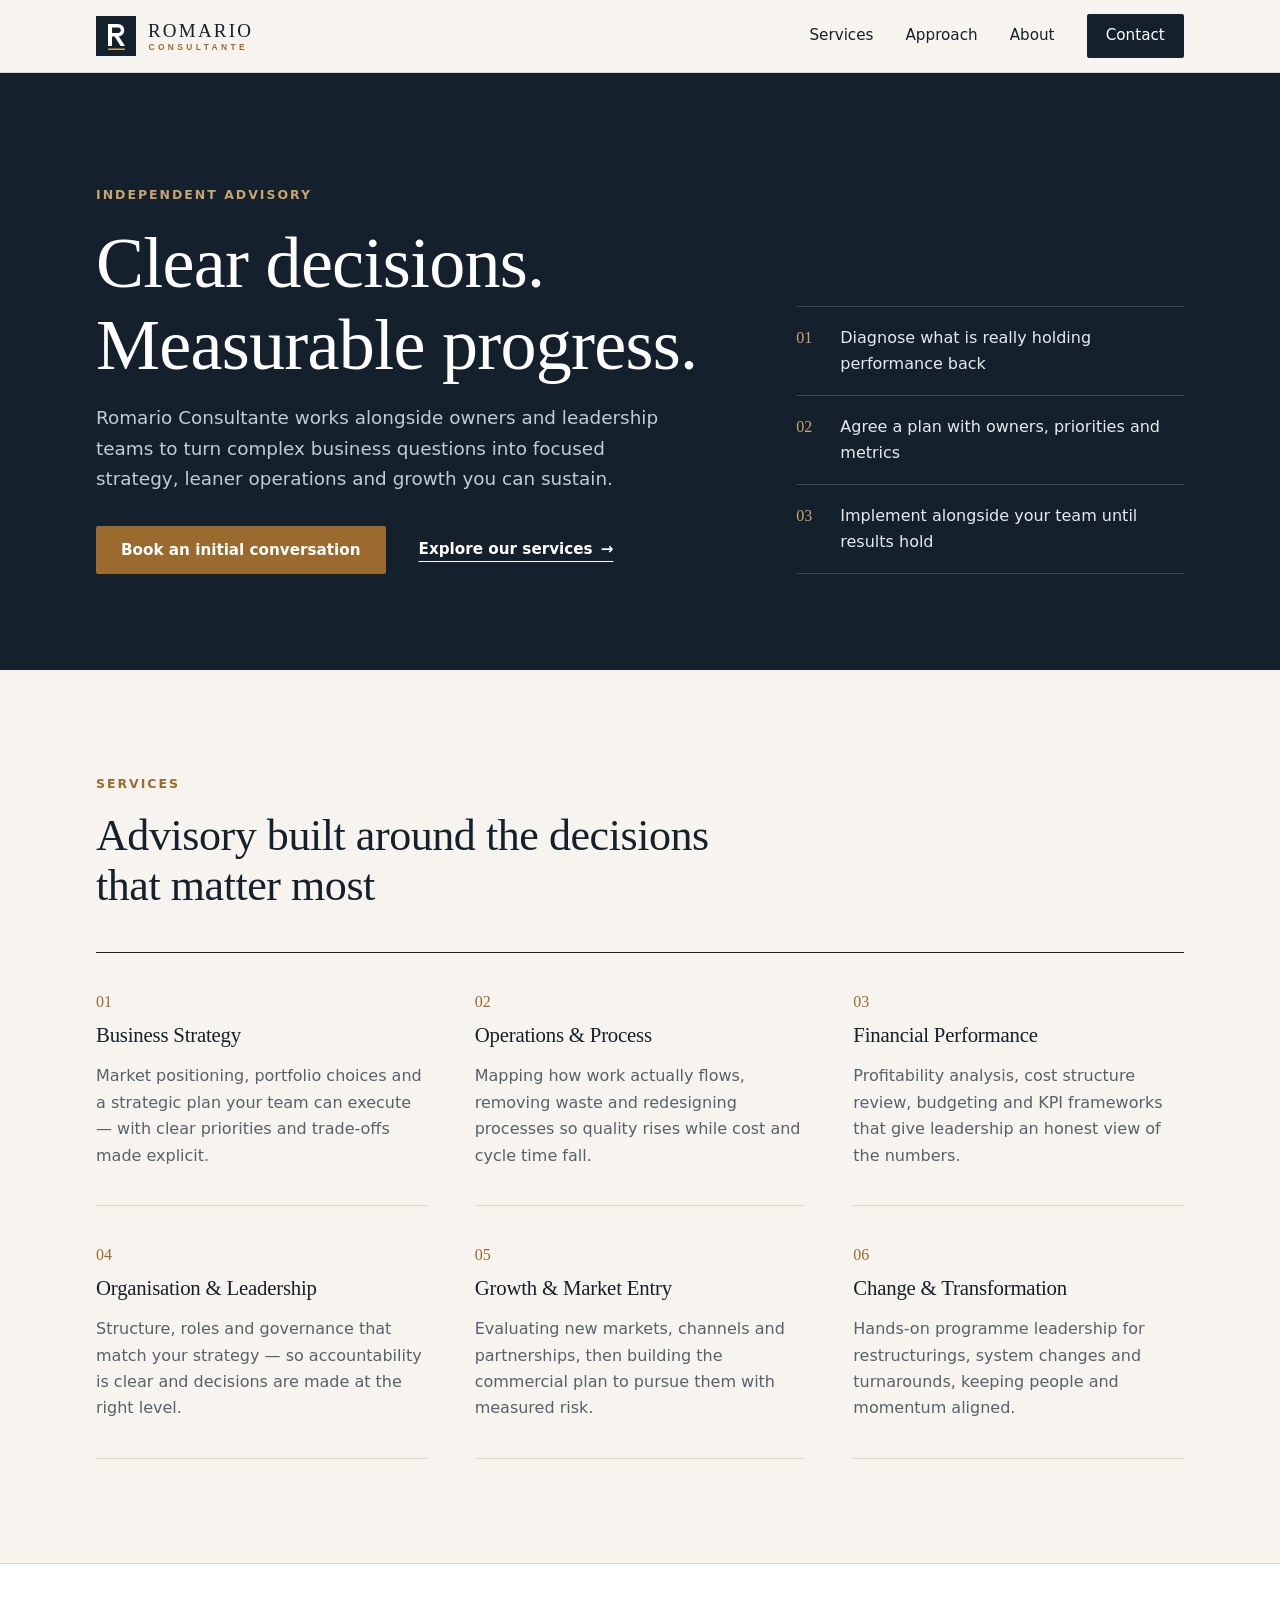
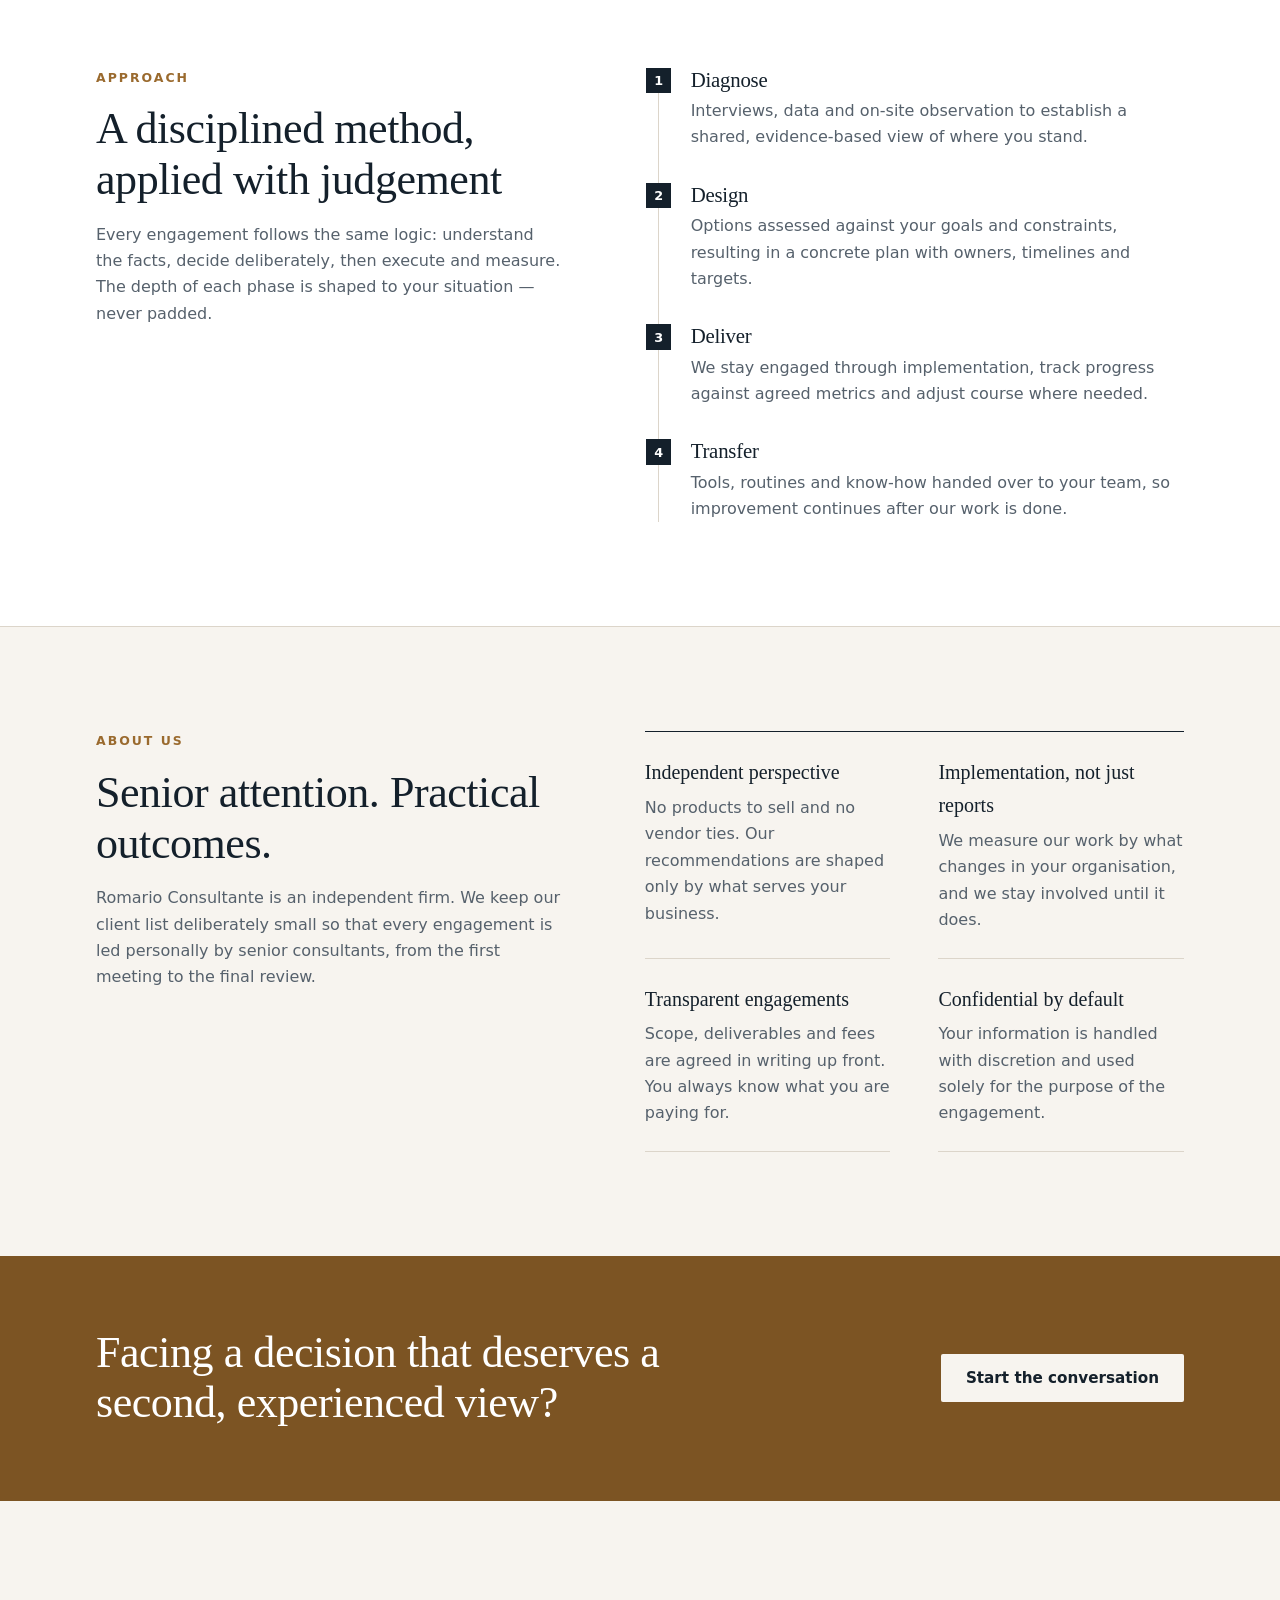
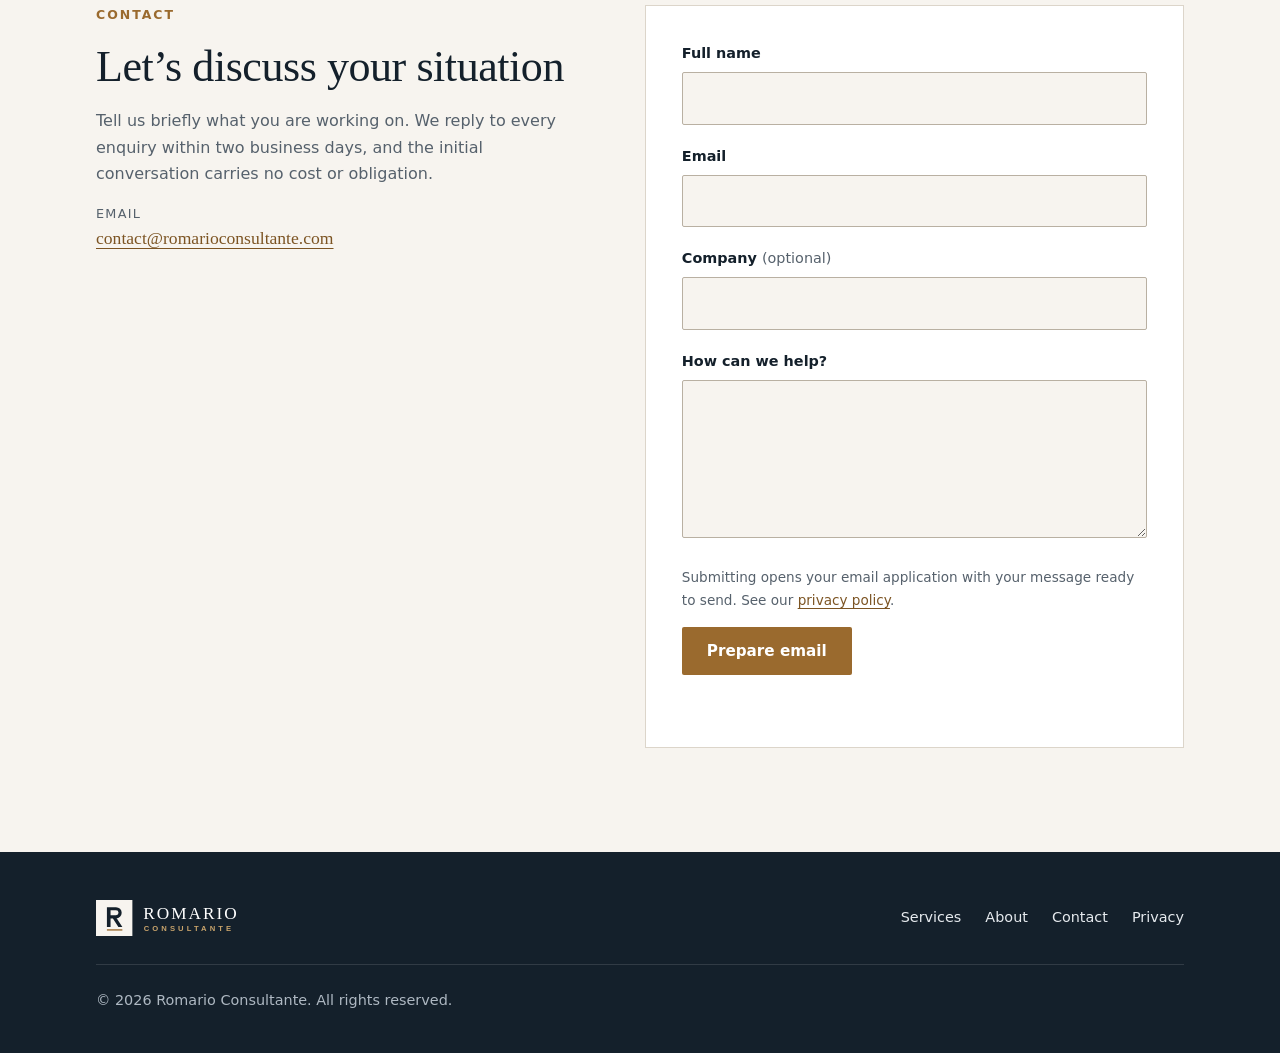
<file: index.html>
<!doctype html>
<html lang="en">
<head>
<meta charset="utf-8">
<meta name="viewport" content="width=device-width, initial-scale=1">
<script>document.documentElement.className="js"</script>
<title>Romario Consultante — Strategy, Operations &amp; Growth Advisory</title>
<meta name="description" content="Romario Consultante is an independent consulting firm helping leadership teams sharpen strategy, streamline operations and build organisations that grow with discipline.">
<link rel="canonical" href="https://romarioconsultante.com/">
<meta name="theme-color" content="#14202b">
<meta property="og:type" content="website">
<meta property="og:site_name" content="Romario Consultante">
<meta property="og:title" content="Romario Consultante — Strategy, Operations &amp; Growth Advisory">
<meta property="og:description" content="Independent advisory for leadership teams: clear strategy, efficient operations and disciplined growth.">
<meta property="og:url" content="https://romarioconsultante.com/">
<meta property="og:image" content="https://romarioconsultante.com/og-image.png">
<meta property="og:image:width" content="1200">
<meta property="og:image:height" content="630">
<meta property="og:locale" content="en_US">
<meta name="twitter:card" content="summary_large_image">
<meta name="twitter:title" content="Romario Consultante — Strategy, Operations &amp; Growth Advisory">
<meta name="twitter:description" content="Independent advisory for leadership teams: clear strategy, efficient operations and disciplined growth.">
<meta name="twitter:image" content="https://romarioconsultante.com/og-image.png">
<link rel="icon" href="favicon.svg" type="image/svg+xml">
<link rel="icon" href="favicon.png" type="image/png" sizes="32x32">
<link rel="apple-touch-icon" href="apple-touch-icon.png">
<link rel="stylesheet" href="styles.css">
<script type="application/ld+json">
{"@context":"https://schema.org","@type":"ProfessionalService","name":"Romario Consultante","url":"https://romarioconsultante.com/","logo":"https://romarioconsultante.com/logo.svg","email":"contact@romarioconsultante.com","description":"Independent consulting firm for strategy, operations and growth."}
</script>
</head>
<body>
<a class="skip" href="#main">Skip to content</a>

<header class="site-header">
  <div class="wrap header-inner">
    <a class="brand" href="./" aria-label="Romario Consultante — home">
      <img src="logo.svg" alt="Romario Consultante" width="220" height="40">
    </a>
    <button class="menu-toggle" type="button" aria-expanded="false" aria-controls="site-nav">
      <span class="menu-toggle-bars" aria-hidden="true"></span>
      <span class="menu-toggle-label">Menu</span>
    </button>
    <nav id="site-nav" class="site-nav" aria-label="Primary">
      <ul>
        <li><a href="#services">Services</a></li>
        <li><a href="#approach">Approach</a></li>
        <li><a href="#about">About</a></li>
        <li><a class="nav-cta" href="#contact">Contact</a></li>
      </ul>
    </nav>
  </div>
</header>

<main id="main">
  <section class="hero" aria-labelledby="hero-title">
    <div class="wrap hero-grid">
      <div class="hero-copy">
        <p class="eyebrow">Independent advisory</p>
        <h1 id="hero-title">Clear decisions.<br>Measurable progress.</h1>
        <p class="lede">Romario Consultante works alongside owners and leadership teams to turn complex business questions into focused strategy, leaner operations and growth you can sustain.</p>
        <div class="hero-actions">
          <a class="btn btn-primary" href="#contact">Book an initial conversation</a>
          <a class="btn btn-link" href="#services">Explore our services <span aria-hidden="true">→</span></a>
        </div>
      </div>
      <aside class="hero-aside" aria-label="How we engage">
        <ol class="hero-steps">
          <li><span>01</span>Diagnose what is really holding performance back</li>
          <li><span>02</span>Agree a plan with owners, priorities and metrics</li>
          <li><span>03</span>Implement alongside your team until results hold</li>
        </ol>
      </aside>
    </div>
  </section>

  <section id="services" class="section" aria-labelledby="services-title">
    <div class="wrap">
      <header class="section-head">
        <p class="eyebrow">Services</p>
        <h2 id="services-title">Advisory built around the decisions that matter most</h2>
      </header>
      <ul class="services">
        <li class="service">
          <span class="service-num">01</span>
          <h3>Business Strategy</h3>
          <p>Market positioning, portfolio choices and a strategic plan your team can execute — with clear priorities and trade-offs made explicit.</p>
        </li>
        <li class="service">
          <span class="service-num">02</span>
          <h3>Operations &amp; Process</h3>
          <p>Mapping how work actually flows, removing waste and redesigning processes so quality rises while cost and cycle time fall.</p>
        </li>
        <li class="service">
          <span class="service-num">03</span>
          <h3>Financial Performance</h3>
          <p>Profitability analysis, cost structure review, budgeting and KPI frameworks that give leadership an honest view of the numbers.</p>
        </li>
        <li class="service">
          <span class="service-num">04</span>
          <h3>Organisation &amp; Leadership</h3>
          <p>Structure, roles and governance that match your strategy — so accountability is clear and decisions are made at the right level.</p>
        </li>
        <li class="service">
          <span class="service-num">05</span>
          <h3>Growth &amp; Market Entry</h3>
          <p>Evaluating new markets, channels and partnerships, then building the commercial plan to pursue them with measured risk.</p>
        </li>
        <li class="service">
          <span class="service-num">06</span>
          <h3>Change &amp; Transformation</h3>
          <p>Hands-on programme leadership for restructurings, system changes and turnarounds, keeping people and momentum aligned.</p>
        </li>
      </ul>
    </div>
  </section>

  <section id="approach" class="section section-alt" aria-labelledby="approach-title">
    <div class="wrap split">
      <header class="section-head">
        <p class="eyebrow">Approach</p>
        <h2 id="approach-title">A disciplined method, applied with judgement</h2>
        <p>Every engagement follows the same logic: understand the facts, decide deliberately, then execute and measure. The depth of each phase is shaped to your situation — never padded.</p>
      </header>
      <ol class="phases">
        <li>
          <h3>Diagnose</h3>
          <p>Interviews, data and on-site observation to establish a shared, evidence-based view of where you stand.</p>
        </li>
        <li>
          <h3>Design</h3>
          <p>Options assessed against your goals and constraints, resulting in a concrete plan with owners, timelines and targets.</p>
        </li>
        <li>
          <h3>Deliver</h3>
          <p>We stay engaged through implementation, track progress against agreed metrics and adjust course where needed.</p>
        </li>
        <li>
          <h3>Transfer</h3>
          <p>Tools, routines and know-how handed over to your team, so improvement continues after our work is done.</p>
        </li>
      </ol>
    </div>
  </section>

  <section id="about" class="section" aria-labelledby="about-title">
    <div class="wrap split">
      <header class="section-head">
        <p class="eyebrow">About us</p>
        <h2 id="about-title">Senior attention. Practical outcomes.</h2>
        <p>Romario Consultante is an independent firm. We keep our client list deliberately small so that every engagement is led personally by senior consultants, from the first meeting to the final review.</p>
      </header>
      <dl class="reasons">
        <div>
          <dt>Independent perspective</dt>
          <dd>No products to sell and no vendor ties. Our recommendations are shaped only by what serves your business.</dd>
        </div>
        <div>
          <dt>Implementation, not just reports</dt>
          <dd>We measure our work by what changes in your organisation, and we stay involved until it does.</dd>
        </div>
        <div>
          <dt>Transparent engagements</dt>
          <dd>Scope, deliverables and fees are agreed in writing up front. You always know what you are paying for.</dd>
        </div>
        <div>
          <dt>Confidential by default</dt>
          <dd>Your information is handled with discretion and used solely for the purpose of the engagement.</dd>
        </div>
      </dl>
    </div>
  </section>

  <section class="cta" aria-labelledby="cta-title">
    <div class="wrap cta-inner">
      <h2 id="cta-title">Facing a decision that deserves a second, experienced view?</h2>
      <a class="btn btn-light" href="#contact">Start the conversation</a>
    </div>
  </section>

  <section id="contact" class="section" aria-labelledby="contact-title">
    <div class="wrap split">
      <header class="section-head">
        <p class="eyebrow">Contact</p>
        <h2 id="contact-title">Let’s discuss your situation</h2>
        <p>Tell us briefly what you are working on. We reply to every enquiry within two business days, and the initial conversation carries no cost or obligation.</p>
        <p class="contact-direct">Email<br><a href="mailto:contact@romarioconsultante.com">contact@romarioconsultante.com</a></p>
      </header>
      <form class="contact-form" action="mailto:contact@romarioconsultante.com" method="post" enctype="text/plain" novalidate>
        <div class="field">
          <label for="name">Full name</label>
          <input id="name" name="name" type="text" autocomplete="name" required>
        </div>
        <div class="field">
          <label for="email">Email</label>
          <input id="email" name="email" type="email" autocomplete="email" required>
        </div>
        <div class="field">
          <label for="company">Company <span class="optional">(optional)</span></label>
          <input id="company" name="company" type="text" autocomplete="organization">
        </div>
        <div class="field">
          <label for="message">How can we help?</label>
          <textarea id="message" name="message" rows="5" required></textarea>
        </div>
        <p class="form-note">Submitting opens your email application with your message ready to send. See our <a href="privacy.html">privacy policy</a>.</p>
        <button class="btn btn-primary" type="submit">Prepare email</button>
        <p class="form-status" role="status" aria-live="polite"></p>
      </form>
    </div>
  </section>
</main>

<footer class="site-footer">
  <div class="wrap footer-inner">
    <img src="logo-light.svg" alt="Romario Consultante" width="200" height="36">
    <nav aria-label="Footer">
      <ul>
        <li><a href="#services">Services</a></li>
        <li><a href="#about">About</a></li>
        <li><a href="#contact">Contact</a></li>
        <li><a href="privacy.html">Privacy</a></li>
      </ul>
    </nav>
    <p class="copyright">© <span data-year>2026</span> Romario Consultante. All rights reserved.</p>
  </div>
</footer>

<script src="main.js" defer></script>
</body>
</html>
</file>
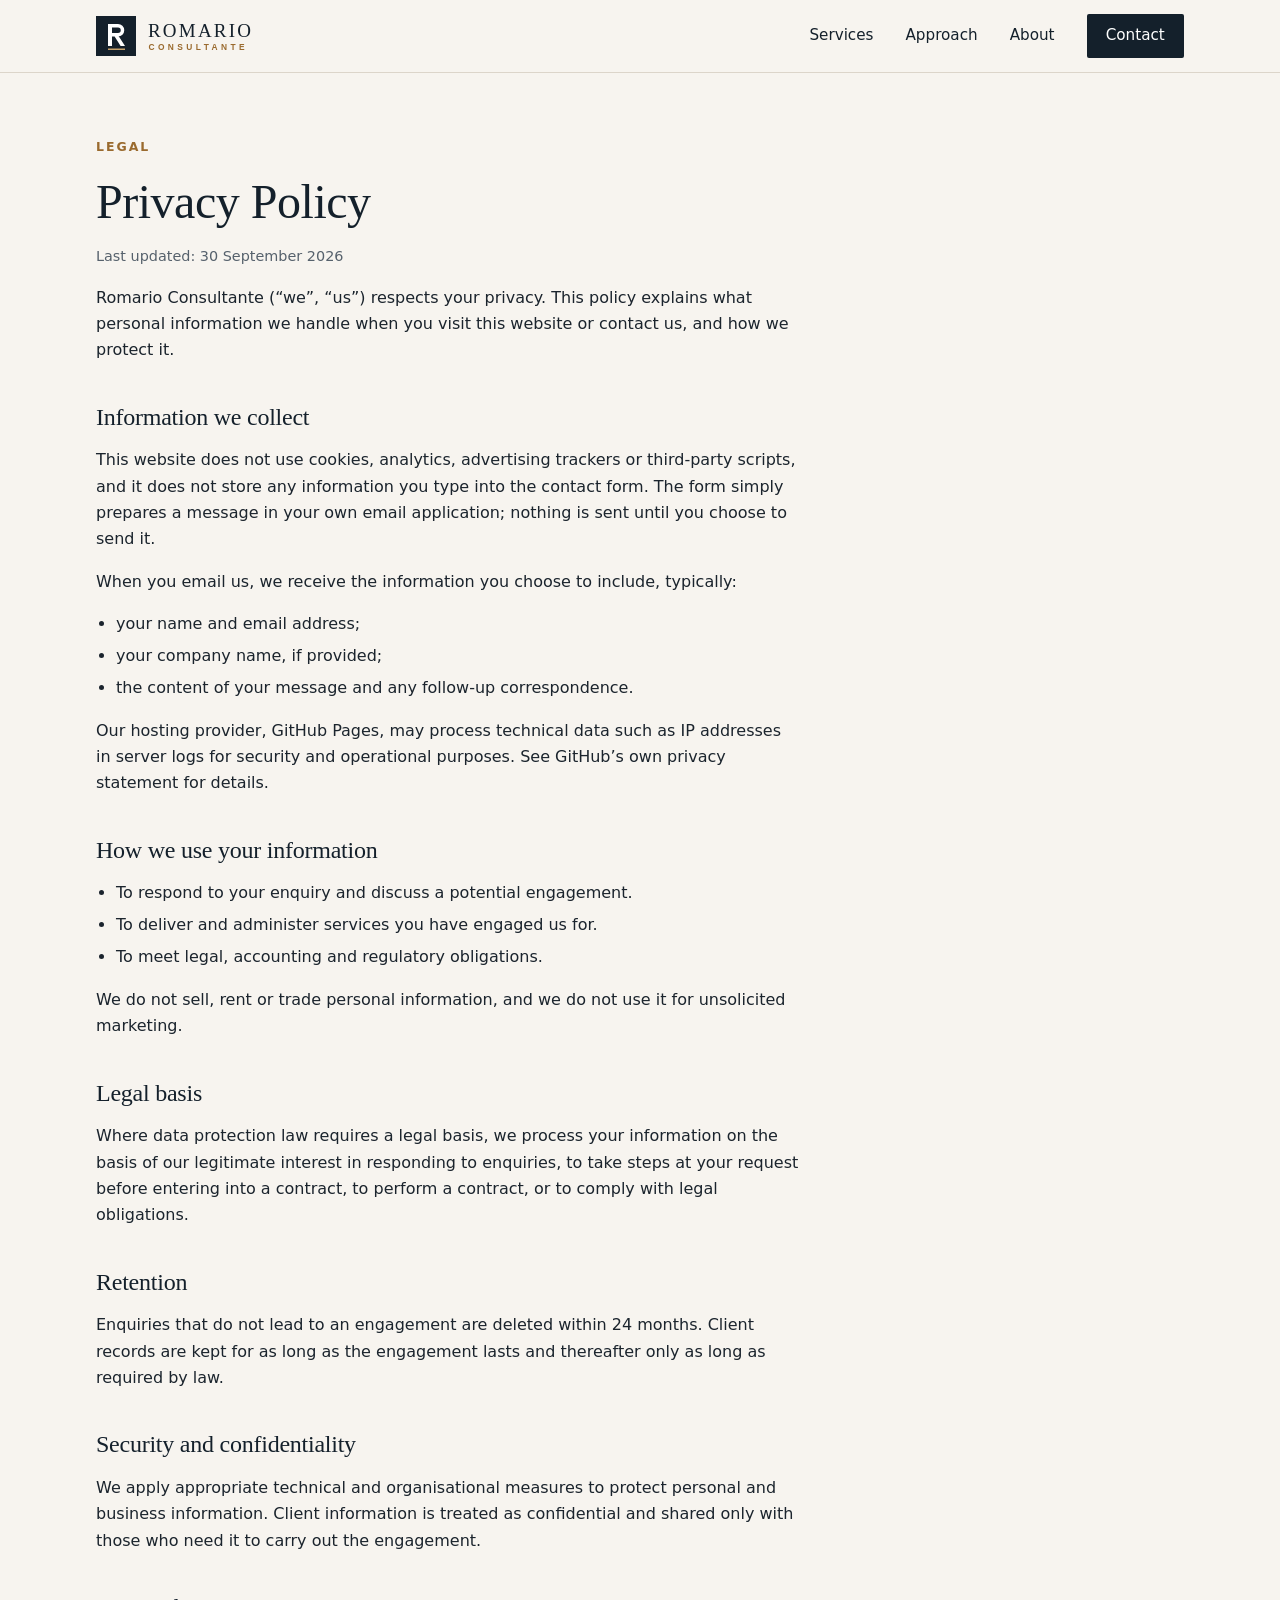
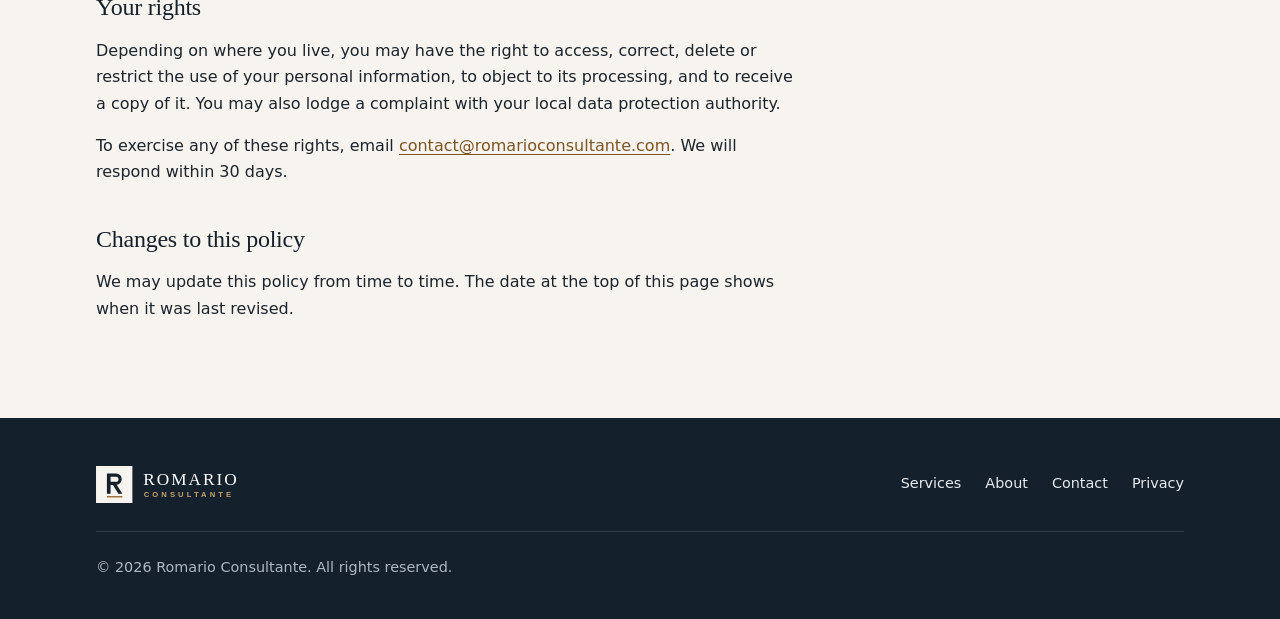
<file: privacy.html>
<!doctype html>
<html lang="en">
<head>
<meta charset="utf-8">
<meta name="viewport" content="width=device-width, initial-scale=1">
<script>document.documentElement.className="js"</script>
<title>Privacy Policy — Romario Consultante</title>
<meta name="description" content="How Romario Consultante collects, uses and protects personal information.">
<link rel="canonical" href="https://romarioconsultante.com/privacy.html">
<meta name="theme-color" content="#14202b">
<meta property="og:type" content="website">
<meta property="og:site_name" content="Romario Consultante">
<meta property="og:title" content="Privacy Policy — Romario Consultante">
<meta property="og:description" content="How Romario Consultante collects, uses and protects personal information.">
<meta property="og:url" content="https://romarioconsultante.com/privacy.html">
<meta property="og:image" content="https://romarioconsultante.com/og-image.png">
<meta name="twitter:card" content="summary_large_image">
<link rel="icon" href="favicon.svg" type="image/svg+xml">
<link rel="icon" href="favicon.png" type="image/png" sizes="32x32">
<link rel="apple-touch-icon" href="apple-touch-icon.png">
<link rel="stylesheet" href="styles.css">
</head>
<body>
<a class="skip" href="#main">Skip to content</a>
<header class="site-header">
  <div class="wrap header-inner">
    <a class="brand" href="./" aria-label="Romario Consultante — home">
      <img src="./logo.svg" alt="Romario Consultante" width="220" height="40">
    </a>
    <button class="menu-toggle" type="button" aria-expanded="false" aria-controls="site-nav">
      <span class="menu-toggle-bars" aria-hidden="true"></span>
      <span class="menu-toggle-label">Menu</span>
    </button>
    <nav id="site-nav" class="site-nav" aria-label="Primary">
      <ul>
        <li><a href="./#services">Services</a></li>
        <li><a href="./#approach">Approach</a></li>
        <li><a href="./#about">About</a></li>
        <li><a class="nav-cta" href="./#contact">Contact</a></li>
      </ul>
    </nav>
  </div>
</header>

<main id="main" class="page">
  <div class="wrap"><article class="prose">
    <p class="eyebrow">Legal</p>
    <h1>Privacy Policy</h1>
    <p class="meta">Last updated: 30 September 2026</p>
    <p>Romario Consultante (“we”, “us”) respects your privacy. This policy explains what personal information we handle when you visit this website or contact us, and how we protect it.</p>

    <h2>Information we collect</h2>
    <p>This website does not use cookies, analytics, advertising trackers or third-party scripts, and it does not store any information you type into the contact form. The form simply prepares a message in your own email application; nothing is sent until you choose to send it.</p>
    <p>When you email us, we receive the information you choose to include, typically:</p>
    <ul>
      <li>your name and email address;</li>
      <li>your company name, if provided;</li>
      <li>the content of your message and any follow-up correspondence.</li>
    </ul>
    <p>Our hosting provider, GitHub Pages, may process technical data such as IP addresses in server logs for security and operational purposes. See GitHub’s own privacy statement for details.</p>

    <h2>How we use your information</h2>
    <ul>
      <li>To respond to your enquiry and discuss a potential engagement.</li>
      <li>To deliver and administer services you have engaged us for.</li>
      <li>To meet legal, accounting and regulatory obligations.</li>
    </ul>
    <p>We do not sell, rent or trade personal information, and we do not use it for unsolicited marketing.</p>

    <h2>Legal basis</h2>
    <p>Where data protection law requires a legal basis, we process your information on the basis of our legitimate interest in responding to enquiries, to take steps at your request before entering into a contract, to perform a contract, or to comply with legal obligations.</p>

    <h2>Retention</h2>
    <p>Enquiries that do not lead to an engagement are deleted within 24 months. Client records are kept for as long as the engagement lasts and thereafter only as long as required by law.</p>

    <h2>Security and confidentiality</h2>
    <p>We apply appropriate technical and organisational measures to protect personal and business information. Client information is treated as confidential and shared only with those who need it to carry out the engagement.</p>

    <h2>Your rights</h2>
    <p>Depending on where you live, you may have the right to access, correct, delete or restrict the use of your personal information, to object to its processing, and to receive a copy of it. You may also lodge a complaint with your local data protection authority.</p>
    <p>To exercise any of these rights, email <a href="mailto:contact@romarioconsultante.com">contact@romarioconsultante.com</a>. We will respond within 30 days.</p>

    <h2>Changes to this policy</h2>
    <p>We may update this policy from time to time. The date at the top of this page shows when it was last revised.</p>
  </article></div>
</main>

<footer class="site-footer">
  <div class="wrap footer-inner">
    <img src="./logo-light.svg" alt="Romario Consultante" width="200" height="36">
    <nav aria-label="Footer">
      <ul>
        <li><a href="./#services">Services</a></li>
        <li><a href="./#about">About</a></li>
        <li><a href="./#contact">Contact</a></li>
        <li><a href="./privacy.html">Privacy</a></li>
      </ul>
    </nav>
    <p class="copyright">© <span data-year>2026</span> Romario Consultante. All rights reserved.</p>
  </div>
</footer>

<script src="main.js" defer></script>
</body>
</html>
</file>
<file: styles.css>
:root{
  --ink:#14202b;
  --paper:#f7f4ef;
  --white:#fff;
  --text:#1b242d;
  --muted:#56616c;
  --line:#dcd5ca;
  --accent:#9a6a2e;
  --accent-dark:#7c5423;
  --gold:#c9a46c;
  --serif:"Iowan Old Style","Palatino Linotype",Palatino,"Book Antiqua",Georgia,serif;
  --sans:system-ui,-apple-system,"Segoe UI",Roboto,"Helvetica Neue",Arial,sans-serif;
  --wrap:72rem;
  --gutter:1.25rem;
}
*,*::before,*::after{box-sizing:border-box}
html{-webkit-text-size-adjust:100%;scroll-behavior:smooth;scroll-padding-top:5rem}
@media (prefers-reduced-motion:reduce){html{scroll-behavior:auto}*{transition:none!important}}
body{margin:0;background:var(--paper);color:var(--text);font:1rem/1.65 var(--sans);text-rendering:optimizeLegibility}
img{max-width:100%;height:auto;display:block}
a{color:var(--accent-dark);text-underline-offset:.2em}
a:hover{color:var(--ink)}
:focus-visible{outline:2px solid var(--accent);outline-offset:3px}
h1,h2,h3{font-family:var(--serif);font-weight:500;line-height:1.15;color:var(--ink);margin:0 0 1rem;letter-spacing:-.01em}
h1{font-size:clamp(2.4rem,7vw,4.5rem)}
h2{font-size:clamp(1.8rem,4.2vw,2.75rem)}
h3{font-size:1.3rem}
p{margin:0 0 1rem}
ul,ol,dl{margin:0;padding:0;list-style:none}
.wrap{max-width:var(--wrap);margin:0 auto;padding:0 var(--gutter)}
.skip{position:absolute;left:-999px;top:0;background:var(--ink);color:var(--white);padding:.75rem 1rem;z-index:100}
.skip:focus{left:1rem;top:1rem}
.eyebrow{font-size:.78rem;font-weight:600;letter-spacing:.16em;text-transform:uppercase;color:var(--accent);margin-bottom:1rem}

.btn{display:inline-flex;align-items:center;gap:.5rem;min-height:3rem;padding:.8rem 1.5rem;font:600 .95rem/1.2 var(--sans);text-decoration:none;border:1px solid transparent;border-radius:2px;cursor:pointer;transition:background-color .15s,color .15s}
.btn-primary{background:var(--accent);color:var(--white)}
.btn-primary:hover{background:var(--accent-dark);color:var(--white)}
.btn-light{background:var(--paper);color:var(--ink)}
.btn-light:hover{background:var(--white);color:var(--ink)}
.btn-link{padding:0 0 .2rem;min-height:0;color:inherit;border-bottom:1px solid currentColor;border-radius:0}
.btn-link:hover{color:var(--accent)}

.site-header{position:sticky;top:0;z-index:50;background:var(--paper);border-bottom:1px solid var(--line)}
.header-inner{position:relative;display:flex;align-items:center;justify-content:space-between;min-height:4.5rem;gap:1rem}
.brand img{width:190px}
.menu-toggle{align-items:center;gap:.6rem;background:none;border:1px solid var(--line);padding:.55rem .8rem;font:600 .85rem var(--sans);color:var(--ink);cursor:pointer;border-radius:2px}
.menu-toggle-bars,.menu-toggle-bars::before,.menu-toggle-bars::after{display:block;width:18px;height:2px;background:currentColor;position:relative;transition:transform .2s}
.menu-toggle-bars::before,.menu-toggle-bars::after{content:"";position:absolute;left:0}
.menu-toggle-bars::before{top:-6px}
.menu-toggle-bars::after{top:6px}
.menu-toggle[aria-expanded="true"] .menu-toggle-bars{background:transparent}
.menu-toggle[aria-expanded="true"] .menu-toggle-bars::before{transform:translateY(6px) rotate(45deg)}
.menu-toggle[aria-expanded="true"] .menu-toggle-bars::after{transform:translateY(-6px) rotate(-45deg)}
.menu-toggle{display:none}
.header-inner{flex-wrap:wrap}
.site-nav{width:100%}
.js .menu-toggle{display:inline-flex}
.js .header-inner{flex-wrap:nowrap}
.js .site-nav{position:absolute;top:100%;left:0;right:0;width:auto;background:var(--paper);border-bottom:1px solid var(--line);display:none}
.js .site-nav.is-open{display:block}
.site-nav ul{padding:.5rem var(--gutter) 1.25rem}
.site-nav a{display:block;padding:.85rem 0;color:var(--ink);text-decoration:none;font-weight:500;border-bottom:1px solid var(--line)}
.site-nav a:hover{color:var(--accent)}
.site-nav .nav-cta{border-bottom:0;margin-top:.75rem;text-align:center;background:var(--ink);color:var(--white);border-radius:2px}
.site-nav .nav-cta:hover{background:var(--accent);color:var(--white)}

.hero{background:var(--ink);color:#d8dee4;padding:4.5rem 0 4rem}
.hero h1{color:var(--white)}
.hero .eyebrow{color:var(--gold)}
.lede{font-size:1.15rem;max-width:36rem;color:#c3ccd4}
.hero-actions{display:flex;flex-wrap:wrap;align-items:center;gap:1.25rem 2rem;margin-top:2rem}
.hero .btn-link{color:var(--white)}
.hero .btn-link:hover{color:var(--gold)}
.hero-grid{display:grid;gap:3rem}
.hero-steps{border-top:1px solid rgba(255,255,255,.18)}
.hero-steps li{display:grid;grid-template-columns:2.75rem 1fr;padding:1.1rem 0;border-bottom:1px solid rgba(255,255,255,.18);color:#e6eaee}
.hero-steps span{font-family:var(--serif);color:var(--gold)}

.section{padding:4.5rem 0}
.section-alt{background:var(--white);border-top:1px solid var(--line);border-bottom:1px solid var(--line)}
.section-head{max-width:40rem;margin-bottom:2.5rem}
.section-head p:not(.eyebrow){color:var(--muted)}
.split{display:grid;gap:1rem}

.services{display:grid;border-top:1px solid var(--ink)}
.service{padding:1.75rem 0;border-bottom:1px solid var(--line)}
.service-num{display:block;font-family:var(--serif);color:var(--accent);margin-bottom:.5rem}
.service p{color:var(--muted);margin:0}

.phases{counter-reset:phase;border-left:1px solid var(--line);margin-left:.8rem}
.phases li{position:relative;padding:0 0 2rem 2rem}
.phases li:last-child{padding-bottom:0}
.phases li::before{counter-increment:phase;content:counter(phase);position:absolute;left:-.8rem;top:0;width:1.6rem;height:1.6rem;display:grid;place-items:center;background:var(--ink);color:var(--white);font:600 .8rem var(--sans)}
.phases h3{margin-bottom:.4rem}
.phases p{color:var(--muted);margin:0}

.reasons{display:grid;border-top:1px solid var(--ink)}
.reasons div{padding:1.5rem 0;border-bottom:1px solid var(--line)}
.reasons dt{font-family:var(--serif);font-size:1.25rem;color:var(--ink);margin-bottom:.35rem}
.reasons dd{margin:0;color:var(--muted)}

.cta{background:var(--accent-dark);color:var(--white);padding:3.5rem 0}
.cta h2{color:var(--white);max-width:38rem;margin-bottom:1.5rem}
.cta-inner{display:flex;flex-direction:column;align-items:flex-start}

.contact-direct{font-size:.8rem;letter-spacing:.1em;text-transform:uppercase;color:var(--muted)}
.contact-direct a{font-size:1.1rem;letter-spacing:0;text-transform:none;font-family:var(--serif);word-break:break-word}
.contact-form{background:var(--white);border:1px solid var(--line);padding:1.5rem}
.field{margin-bottom:1.25rem}
label{display:block;font-weight:600;font-size:.9rem;margin-bottom:.4rem;color:var(--ink)}
.optional{font-weight:400;color:var(--muted)}
input,textarea{width:100%;font:inherit;color:var(--text);background:var(--paper);border:1px solid #b9b0a2;border-radius:2px;padding:.75rem .85rem}
input:focus,textarea:focus{outline:2px solid var(--accent);outline-offset:0;border-color:var(--accent);background:var(--white)}
[aria-invalid="true"]{border-color:#a3332b}
textarea{resize:vertical;min-height:8rem}
.form-note{font-size:.85rem;color:var(--muted)}
.form-status{margin:1rem 0 0;font-size:.9rem;min-height:1.4em}
.form-status.is-error{color:#a3332b}
.form-status.is-ok{color:#2f6b3b}

.site-footer{background:var(--ink);color:#aeb8c2;padding:3rem 0 2.5rem;font-size:.9rem}
.footer-inner{display:grid;gap:1.75rem}
.site-footer ul{display:flex;flex-wrap:wrap;gap:.5rem 1.5rem}
.site-footer a{color:#e6eaee;text-decoration:none}
.site-footer a:hover{color:var(--gold);text-decoration:underline}
.copyright{margin:0}

.page{padding:4rem 0 5rem}
.prose{max-width:44rem}
.prose h1{font-size:clamp(2rem,5vw,3rem)}
.prose h2{font-size:1.5rem;margin-top:2.5rem}
.prose ul{list-style:disc;padding-left:1.25rem;margin-bottom:1rem}
.prose li{margin-bottom:.35rem}
.meta{color:var(--muted);font-size:.9rem}
.notfound{min-height:60vh;display:flex;align-items:center}
.notfound .code{font-family:var(--serif);font-size:clamp(4rem,14vw,8rem);line-height:1;color:var(--accent);margin-bottom:1rem}

@media (min-width:48rem){
  :root{--gutter:2rem}
  .brand img{width:220px}
  .services,.reasons{grid-template-columns:repeat(2,1fr);column-gap:3rem}
  .contact-form{padding:2.25rem}
  .cta-inner{flex-direction:row;align-items:center;justify-content:space-between;gap:2rem}
  .cta h2{margin:0}
  .cta .btn{flex-shrink:0}
  .footer-inner{grid-template-columns:auto 1fr;align-items:center}
  .site-footer nav{justify-self:end}
  .copyright{grid-column:1/-1;border-top:1px solid rgba(255,255,255,.12);padding-top:1.5rem}
}
@media (min-width:64rem){
  .js .menu-toggle{display:none}
  .site-nav,.js .site-nav{position:static;display:block;width:auto;background:none;border:0}
  .site-nav ul{display:flex;align-items:center;gap:2rem;padding:0}
  .site-nav a{border:0;padding:.4rem 0;font-size:.95rem}
  .site-nav .nav-cta{margin:0;padding:.6rem 1.2rem}
  .hero{padding:7rem 0 6rem}
  .hero-grid{grid-template-columns:1.6fr 1fr;align-items:end;gap:5rem}
  .section{padding:6.5rem 0}
  .split{grid-template-columns:1fr 1.15fr;gap:5rem;align-items:start}
  .split .section-head{margin-bottom:0;position:sticky;top:7rem}
  .services{grid-template-columns:repeat(3,1fr)}
  .service{padding:2.25rem 0}
  .cta{padding:4.5rem 0}
}
@media print{.site-header,.cta,.contact-form,.site-footer nav{display:none}body{background:#fff}}
</file>
